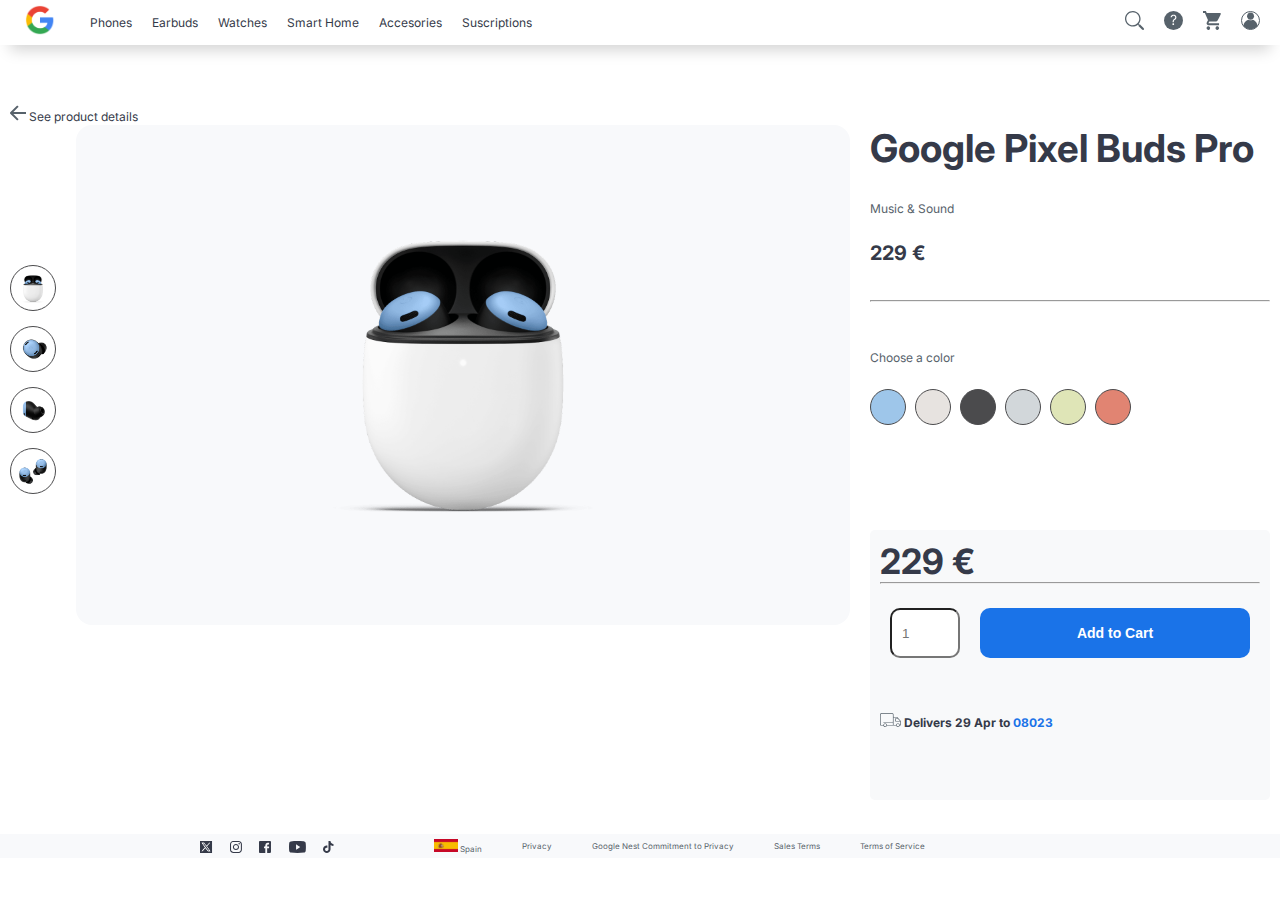
<file: index.html>
<!DOCTYPE html>
<html lang="en">

<head>
    <meta charset="UTF-8">
    <meta name="viewport" content="width=device-width, initial-scale=1.0">
    <link rel="stylesheet" href="style-grid.css">
    <link rel="stylesheet" href="responsive.css">
    <style>
        @import url('https://fonts.googleapis.com/css2?family=Fredoka:wght@300..700&family=Inder&family=Inter:ital,opsz,wght@0,14..32,100..900;1,14..32,100..900&display=swap');
        </style>
    <title>Google Store</title>
</head>
<body>
    <header>
        <nav class="navbar">
            <div class="nav">
                <div class="options">
                    <a href="index.html"><img src="_resources/images/google-logo.png" class="logo" alt="google-logo"></a>
                    <ul class="menu">
                        <li><a href="#">Phones</a></li>
                        <li><a href="index.html">Earbuds</a></li>
                        <li><a href="watches.html">Watches</a></li>
                        <li><a href="#">Smart Home</a></li>
                        <li><a href="#">Accesories</a></li>
                        <li><a href="#">Suscriptions</a></li>
                    </ul>
                </div>
                <ul class="icons">
                    <li><img src="_resources/images/icons/Search.svg" class="search" alt="buscar"></li>
                    <li><img src="_resources/images/icons/Help.svg" class="help" alt="ayuda"></li>
                    <li><img src="_resources/images/icons/Cart.svg" class="shop" alt="cart"></li>
                    <li><img src="_resources/images/icons/Avatar.svg" class="avatar" alt="user"></li>
                </ul>
            </div>
            <div class="mobile-nav">
                <div class="options">
                    <img src="_resources/images/google-logo.png" class="logo" alt="google-logo">
                </div>
                <ul class="icons">
                    <li><img src="_resources/images/icons/Search.svg" class="search" alt="buscar"></li>
                    <li><img src="_resources/images/icons/Help.svg" class="help" alt="ayuda"></li>
                    <li><img src="_resources/images/icons/Cart.svg" class="shop" alt="cart"></li>
                    <li><img src="_resources/images/icons/Avatar.svg" class="avatar" alt="user"></li>
                    <li><img src="_resources/images/icons/burger-menu.svg" class="menubar" alt="burger-menu"></li>
                </ul>
            </div>
        </nav>
    </header>
    <main>
        <div class="back"><img src="_resources/images/icons/Arrow.svg" class="arrow_icon" alt="arrow_icon"> See product details </div>

        <div class="main_img">
            <div class="side_imgs">
                <ul>
                    <li><img src="_resources/images/earbuds/earbuds_01.png" alt="earbuds 01"></li>
                    <li><img src="_resources/images/earbuds/earbuds_02.png" alt="earbuds 02"></li>
                    <li><img src="_resources/images/earbuds/earbuds_03.png" alt="earbuds 03"></li>
                    <li><img src="_resources/images/earbuds/earbuds_04.png" alt="earbuds 04"></li>
                </ul>
            </div>
            <div class="inner_img">
                <img src="_resources/images/earbuds/earbuds_01.png" alt="earbuds">
            </div>
        </div>

        <div class="description">
            <h1>Google Pixel Buds Pro</h1>
            <p class="subtitle">Music &amp; Sound</p>
            <p class="description-price">229 &euro;</p>
            <hr>
        </div>

        <div class="color">
            <p class="subtitle"> Choose a color</p><br>
            <div class="circles">
                <div class="circle-size azure"></div>
                <div class="circle-size porcelain"></div>
                <div class="circle-size dark-gray"></div>
                <div class="circle-size light-gray"></div>
                <div class="circle-size light-green"></div>
                <div class="circle-size red"></div>
            </div>
        </div>
<!-- PRICE SECTION-->
        <div class="price">
            <p class="precio_big">
                <span>229 &euro;</span>
            </p>
            <hr>
            <br>
            <div class="quabt">
                <div class="quantity">
                    <input type="number" class="number" placeholder="1">
                </div>
                <button type="submit" class="bt_add">Add to Cart</button>
            </div>
            <div class="deliver">
                <img src="_resources/images/icons/Delivery.svg" class="deliver_icon" alt="deliver_icon"> Delivers 29 Apr to <span class="span_blue">08023</span></div>
            </div>
        </main>
        <br>
 <!-- FOOTER -->
        <footer>
            <ul class="socialmedia_icons">
                <li><img src="_resources/images/icons/SM-x.svg" class="twitter" alt="twitter"></li>
                <li><img src="_resources/images/icons/SM-instagram.svg" class="ig" alt="ig"></li>
                <li><img src="_resources/images/icons/SM-facebook.svg" class="fb" alt="fb"></li>
                <li><img src="_resources/images/icons/SM-youtube.svg" class="youtube" alt="youtube"></li>
                <li><img src="_resources/images/icons/SM-tiktok.svg" class="tiktok" alt="tiktok"></li>
            </ul>

            <ul class="language_links">
                <li>
                    <a class="flag_spain" href="#">
                        <img src="_resources/images/icons/Spain.svg" class="flag" alt="spain_flag"><span> Spain</span>
                    </a>
                </li>
                <li><a href="#">Privacy</a></li>
                <li><a href="#">Google Nest Commitment to Privacy</a></li>
                <li><a href="#">Sales Terms</a></li>
                <li><a href="#">Terms of Service</a></li>
            </ul>
        </footer>
    </body>
</html>
</file>
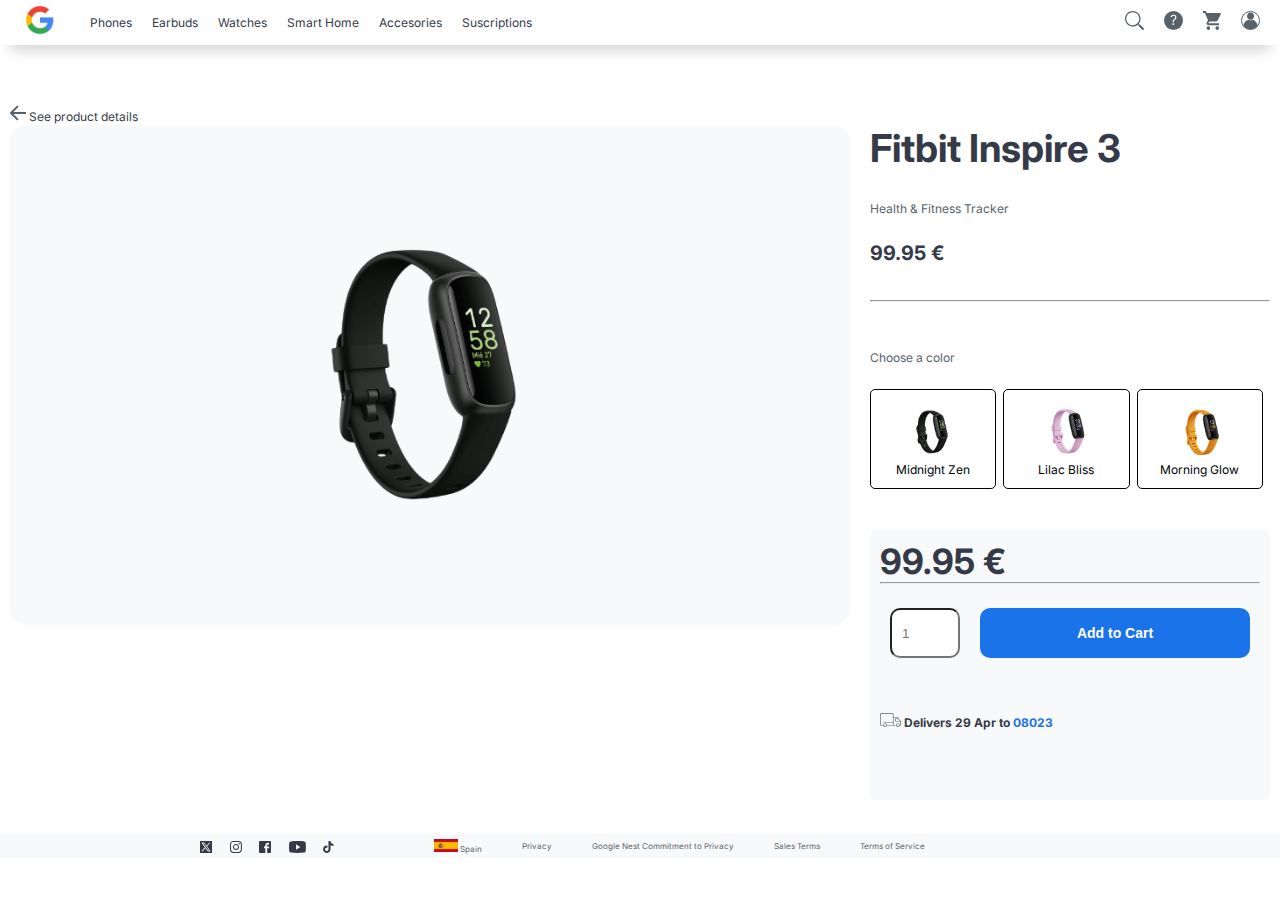
<file: watches.html>
<!DOCTYPE html>
<html lang="es">
<head>
    <meta charset="UTF-8">
    <meta http-equiv="X-UA-Compatible" content="IE=edge">
    <meta name="viewport" content="width=device-width, initial-scale=1.0">
    <title>Proyecto 01</title>
    <link rel="stylesheet" href="style-grid.css">
    <link rel="stylesheet" href="responsive.css">
    <style>
        @import url('https://fonts.googleapis.com/css2?family=Fredoka:wght@300..700&family=Inder&family=Inter:ital,opsz,wght@0,14..32,100..900;1,14..32,100..900&display=swap');
    </style>
</head>
<body>
    <header>
        <nav class="navbar">
            <div class="nav">
                <div class="options">
                    <a href="index.html"><img src="_resources/images/google-logo.png" class="logo" alt="google-logo"></a>
                    <ul class="menu">
                        <li><a href="#">Phones</a></li>
                        <li><a href="index.html">Earbuds</a></li>
                        <li><a href="watches.html">Watches</a></li>
                        <li><a href="#">Smart Home</a></li>
                        <li><a href="#">Accesories</a></li>
                        <li><a href="#">Suscriptions</a></li>
                    </ul>
                </div>
                <ul class="icons">
                    <li><img src="_resources/images/icons/Search.svg" class="search" alt="buscar"></li>
                    <li><img src="_resources/images/icons/Help.svg" class="help" alt="ayuda"></li>
                    <li><img src="_resources/images/icons/Cart.svg" class="shop" alt="cart"></li>
                    <li><img src="_resources/images/icons/Avatar.svg" class="avatar" alt="user"></li>
                </ul>
            </div>
            <div class="mobile-nav">
                <div class="options">
                    <img src="_resources/images/google-logo.png" class="logo" alt="google-logo">
                </div>
                <ul class="icons">
                    <li><img src="_resources/images/icons/Search.svg" class="search" alt="buscar"></li>
                    <li><img src="_resources/images/icons/Help.svg" class="help" alt="ayuda"></li>
                    <li><img src="_resources/images/icons/Cart.svg" class="shop" alt="cart"></li>
                    <li><img src="_resources/images/icons/Avatar.svg" class="avatar" alt="user"></li>
                    <li><img src="_resources/images/icons/burger-menu.svg" class="menubar" alt="burger-menu"></li>
                </ul>
            </div>
        </nav>
    </header>
    <main>
<!-- BACK ARROW -->
        <div class="back"><img src="_resources/images/icons/Arrow.svg" class="arrow_icon" alt="arrow_icon"> See product details </div>
<!-- MAIN IMAGE SECTION -->
        <div class="main_img">
            <div class="inner_img">
                <img src="_resources/images/smartwatch/smartwatch_black.png" alt="smartwatch">
            </div>
        </div>
<!-- DESCRIPTION PRODUCT -->
        <div class="description">
            <h1>Fitbit Inspire 3</h1>
            <p class="subtitle">Health &amp; Fitness Tracker</p>
            <p class="description-price">99.95 &euro;</p>
            <hr>
        </div>
<!-- PICKER COLOR -->
        <div class="color">
            <p class="subtitle">Choose a color</p><br>
            <ul>
                <li>
                    <img src="_resources/images/smartwatch/smartwatch_black.png" alt="smartwatch black">
                    <span>Midnight Zen</span>
                </li>
                <li>
                    <img src="_resources/images/smartwatch/smartwatch_pink.png" alt="smartwatch pink">
                    <span>Lilac Bliss</span>
                </li>
                <li>
                    <img src="_resources/images/smartwatch/smartwatch_yellow.png" alt="smartwatch yellow">
                    <span>Morning Glow</span>
                </li>
            </ul>
        </div>
<!-- PRICE SECTION-->
        <div class="price">
            <p class="precio_big">
                <span>99.95 &euro;</span>
            </p>
            <hr>
            <br>
            <div class="quabt">
                <div class="quantity">
                    <input type="number" class="number" placeholder="1">
                </div>
                <button type="submit" class="bt_add">Add to Cart</button>
            </div>
            <div class="deliver">
                <img src="_resources/images/icons/Delivery.svg" class="deliver_icon" alt="deliver_icon"> Delivers 29 Apr to <span class="span_blue">08023</span>
            </div>
        </div>
    </main>
        <br>
<!-- FOOTER -->
<footer>
    <ul class="socialmedia_icons">
        <li><img src="_resources/images/icons/SM-x.svg" class="twitter" alt="twitter"></li>
        <li><img src="_resources/images/icons/SM-instagram.svg" class="ig" alt="ig"></li>
        <li><img src="_resources/images/icons/SM-facebook.svg" class="fb" alt="fb"></li>
        <li><img src="_resources/images/icons/SM-youtube.svg" class="youtube" alt="youtube"></li>
        <li><img src="_resources/images/icons/SM-tiktok.svg" class="tiktok" alt="tiktok"></li>
    </ul>

    <ul class="language_links">
        <li>
            <a class="flag_spain" href="#">
                <img src="_resources/images/icons/Spain.svg" class="flag" alt="spain_flag"><span>  Spain</span>
            </a>
        </li>
        <li><a href="#">Privacy</a></li>
        <li><a href="#">Google Nest Commitment to Privacy</a></li>
        <li><a href="#">Sales Terms</a></li>
        <li><a href="#">Terms of Service</a></li>
    </ul>
</footer>
</body>
</html>
</file>
<file: style-grid.css>
*{
    margin: 0;
    padding: 0;
    box-sizing: border-box;
}


body{
    font-family: "Inter", sans-serif;
    font-size: 1.2rem;
    min-height: 100vh;
}

main{
    padding: 10px;
}

.span_blue{
color:#1A73E8;
}
/* HEADER SECTION */

.navbar{
    background-color: white;
    box-shadow: 0px 15px 15px -10px lightgray; /* dropshadow to bottom line */
}

.nav{
    display: flex;
    align-items: center;
    justify-content: space-between;
}

.mobile-nav{
    display: none;
    justify-content:space-between;
}
    

.navbar .options{
    display: flex;
    align-items: center;
}

.navbar .logo {
    width: auto;
    height: 30px;
    cursor: pointer;
    margin: 5px 25px;
}

.navbar .menu {
    display: flex;
    justify-content: space-around;
    font-size: 12px;
}

.navbar .menu li {
    list-style: none;
    margin: 0 10px;
}

.navbar .menu a {
    text-decoration: none;
    color:#353a49;
}

.navbar .menubar{
    height: 20px;
}

.navbar .icons{
    display: flex; 
    align-items: center; 
    gap: 20px;
    margin-right: 20px;
}

.icons ul {
    display: flex;
    list-style: none;
    padding: 0;
    margin: 0;
    gap: 10px;
}

.icons li {
    display: inline-block;
}


/* ----------------------------------------------------------------- */
/* ---------------------- BODY SECTION ----------------------------- */
/* ----------------------------------------------------------------- */
.precio_big {
    font-size: 35px; 
    font-weight: bold;
    
}

main {
    display: grid;
}

/* to add a space bottom to all my divs */
main > * {
    padding-bottom: 10px;
}

p.subtitle {
    font-size: 12px;
    color:#57626b;
}

/* --------------- BACK ARROW SECTION-------------- */
main .back{
    font-size: 12px;
    color:#353A49;
    align-items: center;
    grid-area: back; /* call to my grip templated defined in "responsive.css" */
}

/* --------------- MAIN IMAGE --------------- */
main .main_img{
    grid-area: main_img;
}

main .main_img .inner_img{
    background-color: #F8F9FB;
    border-radius: 16px;

    /* this will center all content */
    display: flex;
    justify-content: center;
    align-items: center;
}

main .main_img img {    /* i had to define the height to make the image fixed*/
    height:350px;
}

/* --------------- Side images --------------- */
main .side_imgs{
    display: flex;  /* this put my images vertical*/
    gap: 20px;
    margin-right: 20px;
    padding-top: 125px;
}

main .side_imgs ul {
    list-style: none;
    align-items: center; 
}

main .side_imgs ul li {
    border-radius: 50px;
    border: 1px solid #4b4b4d;
    height: 46px;
    width: 46px;
    margin: 15px 0;

    /* this will center all content */
    display: flex;
    justify-content: center;
    align-items: center;
}

main .side_imgs img {
    height: 35px;
}

/* --------------- MAIN description --------------- */
main .description {
    color:#353A49;
    background-color: white;
    grid-area: description;
}

main .description p.subtitle {
    padding-top: 30px;
}

main p.description-price {
    padding: 25px 0 35px 0;
    font-size: 20px; 
    font-weight: bold;
}

/* --------------- MAIN price --------------- */
main .price{
    color:#353A49;
    background-color: #f8f9fa;
    padding: 10px;
    grid-area: price;
    border-radius: 5px;
}

.precio {
    padding: 35px 0 25px 0;
}

/* div for quantity and add to cart button*/
.quabt {
    display: flex;  
    justify-content: space-around;
    padding-bottom: 10px;
}

/* style for the quantity picker*/
.number{
    width: 70px;
    height: 50px;
    padding-left: 10px;
    border-radius: 10px;
}

/* button add to cart*/
.quabt button {
    background-color: #1A73E8;
    border-color: transparent;
    cursor: pointer;
    border-radius: 10px;
    width: 270px;
    height: 50px;
    padding: 10px;
    color: white;
    font-size: 14px;
    font-weight: bold;
}

.deliver{
    padding-top: 45px;
    font-size: 12px;
    font-weight: bold;
}

/* --------------- PCIKER color --------------- */

main .color {
    grid-area: color;
}

main .color ul {
    display: flex;
    list-style: none; 
    justify-content: space-between;
    align-items: center;
    flex-direction: row;
}

main .color ul li {
    margin-right: 7px;
    width: 33%;
    padding: 5px;
    display: flex;
    height: 100px;
    border: 1px solid black;
    border-radius: 5px;
    justify-content: center;
    align-items: center;

    flex-direction: column; /* Stack items vertically: span below image */
}

main .color li span {
    font-size: 12px;
}

main .color ul li img {
    height: 60px;
}

/* --------------- circle colors --------------- */

.circles {
    display: flex;  
    padding-bottom: 10px;
}

.circle-size {
    width: 36px;
    height: 36px;
    border-radius: 50px;
    margin-right: 9px;
    border: 1px solid #4b4b4d;
}

.azure { background-color: #9EC6EA; }
.porcelain { background-color: #E7E3E0; }
.dark-gray { background-color: #4b4b4d; }
.light-gray { background-color: #d2d7da; }
.light-green { background-color: #DFE5B7; }
.red { background-color: #e18472; }



footer {
    background-color: #F8F9FB;
    display: flex;
}

.socialmedia_icons{
    display: flex;
    list-style: none;
    gap: 17px;
}

.language_links{
    display: flex;
    list-style: none;
    gap: 40px;
    font-size: 8px;
    align-items: center;
}

.language_links a{
    text-decoration: none;
    color: #57626B;
}
</file>
<file: responsive.css>
/* MEDIA QUERIES HEADER*/

@media only screen and (max-width: 600px) {
    .navbar .menubar {
        display: block;
        grid-column: 11 / 12;
        font-size: 2em;
        cursor: pointer;
    }

    .navbar .menu{
        position: absolute;
        width: 100%;
        height: 70vh;
        display: grid;
        align-items: center;
    }

    .nav{
        display: none;
    }

    .mobile-nav{
        display: flex;
    }

}

/* crea el menu desplegable, margin-top es para moverlo, translateX lo saca dela pantalla
.navbar .menu {
position: absolute;
width: 100%;
height: 50vh;
display: grid;
align-items: center;
background-color: grey;
margin-top: 30em;
transform: translateX(150%);
}  */



/* ------- MEDIA QUERIES Mobile -------- */
@media (max-width:768px) {
    main {
        grid-template:
            "back" 50px
            "main_img" 190px
            "description"
            "color" 180px
            "price" 245px;
    }

    main .main_img img {
        height:170px;
        width: auto;
    }

    .deliver{
        padding-top: 20px;
    }

    footer {
        flex-direction: column;
    }
    
    .socialmedia_icons{
        justify-content: center;
        padding-bottom: 10px;
    }
    .language_links{
       
        flex-direction: column-reverse;
        gap: 10px;
    }

    .flag_spain{
        display: flex;
        flex-direction: row-reverse;
        gap: 10px;
    }

}

/* ------- MEDIA QUERIES Tablet -------- */
@media (min-width:768px) {
    main {
        grid-template:
            [back-left] "back back" 50px [back-right]
            [main_img-left] "main_img main_img" 350px [main_img-right]
            [description-left] "description description"  [description-right]
            [color-left] "color price" 270px [color-right]
            / 1fr 400px;
    }

    .socialmedia_icons{
        margin: 0px 100px 0px 10px; /* coordinates 0top, 0right, 0bottom, 0left */
    }
}

/* ------- Mobile & Tablet -------- */
@media (max-width:992px) {
    main .back {
        padding-top: 25px;
    } 

    main .main_img {
        align-items: center;
    }

    main .side_imgs{
        display: none;
    }


}


/* ------- Desktop -------- */
@media (min-width:992px) {
    main {
        grid-template:
            [back-left] "back back" 70px [back-right]
            [description-left] "main_img description" 225px [description-right]
            [color-left] "main_img color" 180px [color-right]
            [price-left] "main_img price" 270px [price-right]
            / 1fr 400px;
    }

    main .back {
        padding-top: 50px;
    }

    main .main_img {
        margin-right: 20px;
        display: flex;
    }

    main .main_img .inner_img {
        height: 500px;
        width: 100%;
    }

    .socialmedia_icons{
        margin: 0px 100px 0px 200px; /* coordinates 0top, 0right, 0bottom, 0left */
    }
}
</file>
